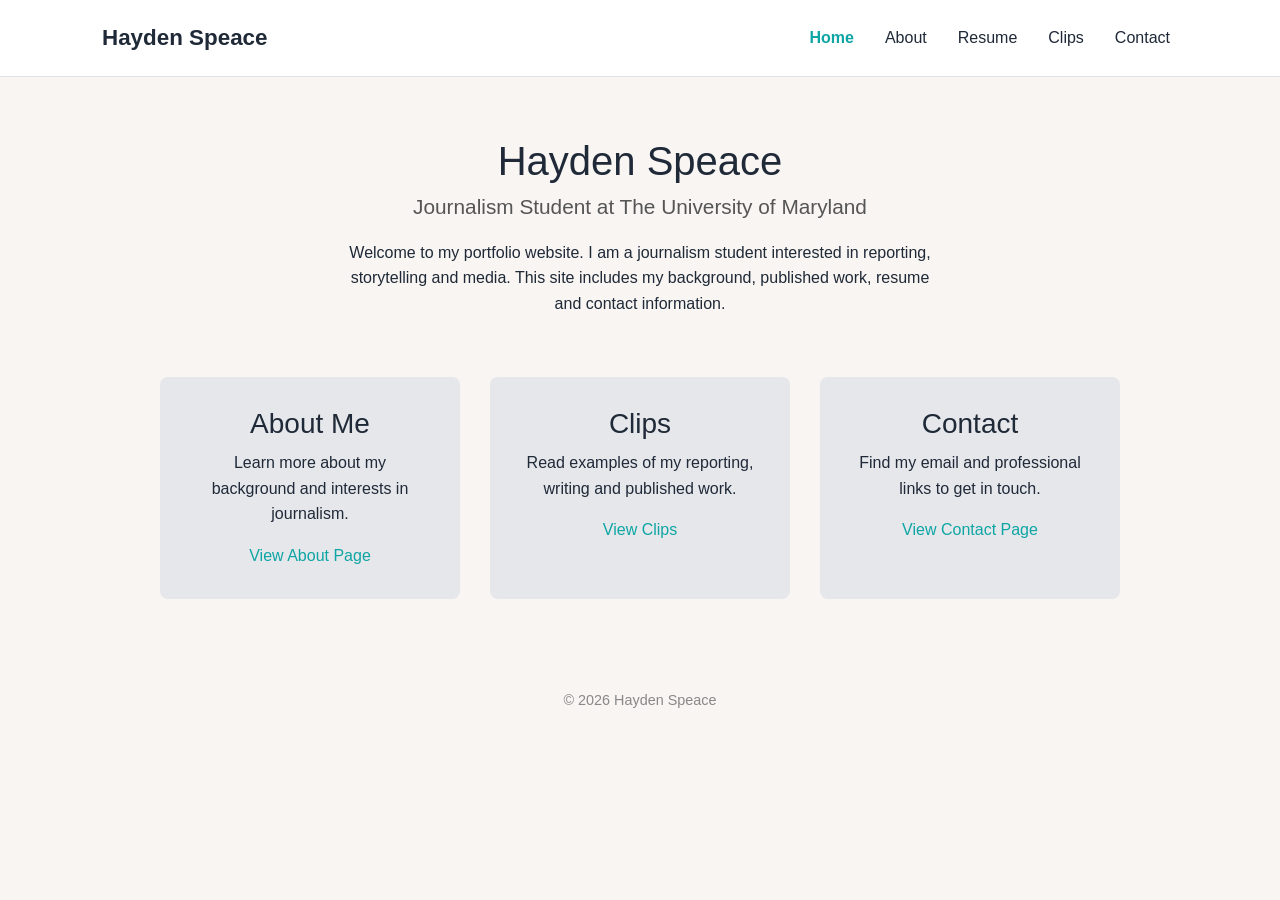
<file: index.html>
<!DOCTYPE html>
<html lang="en">
<head>
    <meta charset="UTF-8">
    <meta name="viewport" content="width=device-width, initial-scale=1.0">
    <!-- meta -->
    <title>Home | Hayden Speace</title>
    <meta name="description" content="journalism portfolio">
    <!-- css -->
     <link href="https://cdn.jsdelivr.net/npm/bootstrap@5.3.8/dist/css/bootstrap.min.css" rel="stylesheet" integrity="sha384-sRIl4kxILFvY47J16cr9ZwB07vP4J8+LH7qKQnuqkuIAvNWLzeN8tE5YBujZqJLB" crossorigin="anonymous">
<link rel="stylesheet" href="site/css/style.css">
<!-- js -->
 <script src="https://cdn.jsdelivr.net/npm/@popperjs/core@2.11.8/dist/umd/popper.min.js" integrity="sha384-I7E8VVD/ismYTF4hNIPjVp/Zjvgyol6VFvRkX/vR+Vc4jQkC+hVqc2pM8ODewa9r" crossorigin="anonymous"></script>
<script src="https://cdn.jsdelivr.net/npm/bootstrap@5.3.8/dist/js/bootstrap.min.js" integrity="sha384-G/EV+4j2dNv+tEPo3++6LCgdCROaejBqfUeNjuKAiuXbjrxilcCdDz6ZAVfHWe1Y" crossorigin="anonymous"></script>
</head> 

<body>
    
    <nav class="navbar navbar-expand-lg bg-white border-bottom">
  <div class="container">
    
    <a class="navbar-brand fw-bold" href="#">Hayden Speace</a>

    <button class="navbar-toggler" type="button" data-bs-toggle="collapse" data-bs-target="#navbarNav">
      <span class="navbar-toggler-icon"></span>
    </button>

    <div class="collapse navbar-collapse justify-content-end" id="navbarNav">
      <ul class="navbar-nav">
        <li class="nav-item">
          <a class="nav-link active" href="#">Home</a>
        </li>
        <li class="nav-item">
          <a class="nav-link" href="/about/">About</a>
        </li>
        <li class="nav-item">
          <a class="nav-link" href="/resume/">Resume</a>
        </li>
        <li class="nav-item">
          <a class="nav-link" href="/clips/">Clips</a>
        </li>
        <li class="nav-item">
          <a class="nav-link" href="/contact/">Contact</a>
        </li>
      </ul>
    </div>

  </div>
</nav>
<div class="container">
    <main class="homepage">
<section class="intro">
<h1>Hayden Speace</h1>
<h2>Journalism Student at The University of Maryland</h2>
<P>Welcome to my portfolio website. I am a journalism student interested in reporting,
                storytelling and media. This site includes my background, published work, resume and contact information.</P>
</section>
<section class="home-links">
<div class="home-box">
                <h3>About Me</h3>
                <p>Learn more about my background and interests in journalism.</p>
                <a href="about/">View About Page</a>
            </div>

            <div class="home-box">
                <h3>Clips</h3>
                <p>Read examples of my reporting, writing and published work.</p>
                <a href="clips/">View Clips</a>
            </div>

            <div class="home-box">
                <h3>Contact</h3>
                <p>Find my email and professional links to get in touch.</p>
                <a href="contact/">View Contact Page</a>
            </div>
        </section>

    </main>
    <footer>
        <p>&copy; 2026 Hayden Speace</p>
    </footer>

</section>
</main>

</div>
</file>
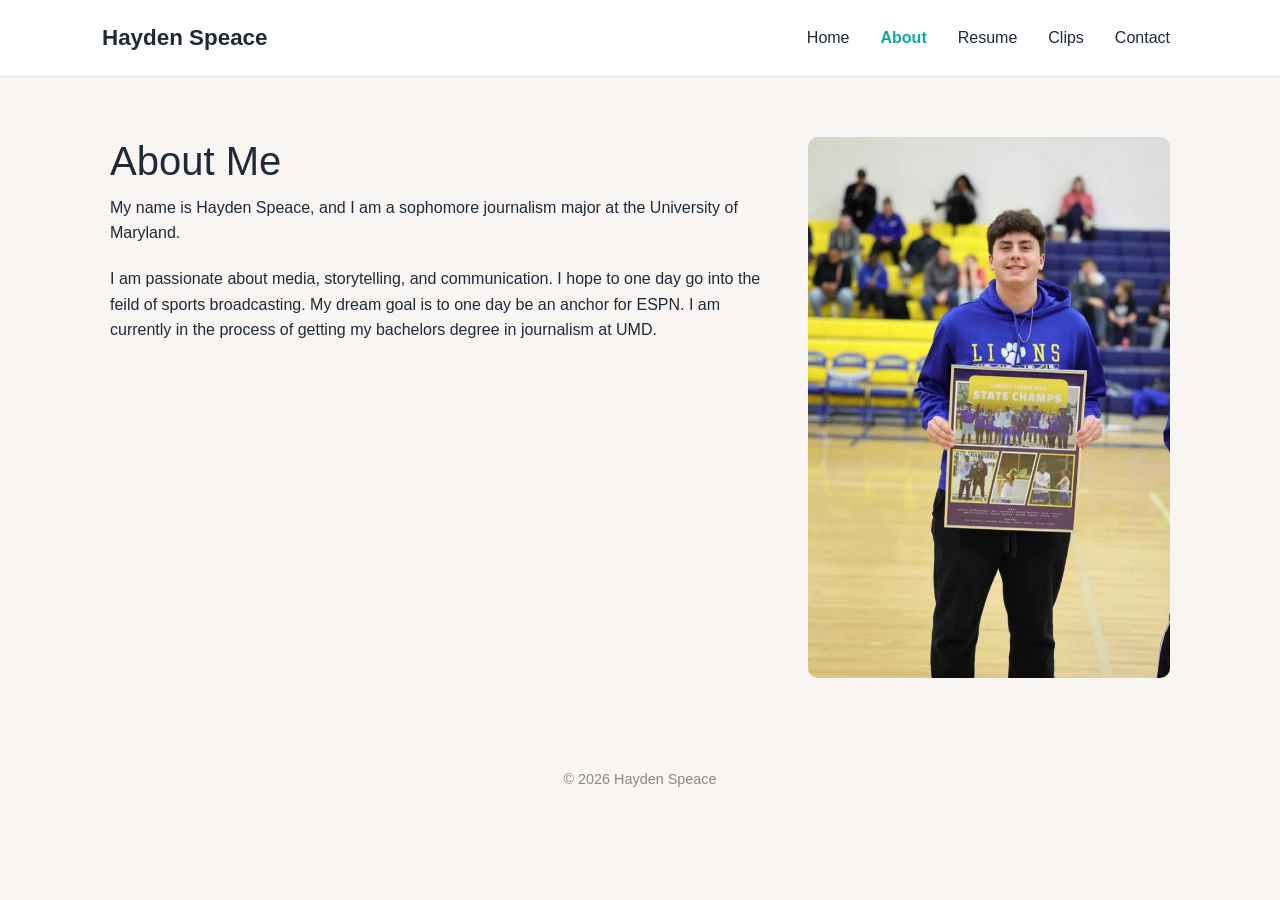
<file: about/index.html>
<!DOCTYPE html>
<html lang="en">
<head>
    <meta charset="UTF-8">
    <meta name="viewport" content="width=device-width, initial-scale=1.0">
    <!-- meta -->
    <title>Hayden Speace</title>
    <meta name="description" content="Hi my name is Hayden Speace">
    <!-- css -->
     <link href="https://cdn.jsdelivr.net/npm/bootstrap@5.3.8/dist/css/bootstrap.min.css" rel="stylesheet" integrity="sha384-sRIl4kxILFvY47J16cr9ZwB07vP4J8+LH7qKQnuqkuIAvNWLzeN8tE5YBujZqJLB" crossorigin="anonymous">
<link rel="stylesheet" href="../site/css/style.css">
<!-- js -->
 <script src="https://cdn.jsdelivr.net/npm/@popperjs/core@2.11.8/dist/umd/popper.min.js" integrity="sha384-I7E8VVD/ismYTF4hNIPjVp/Zjvgyol6VFvRkX/vR+Vc4jQkC+hVqc2pM8ODewa9r" crossorigin="anonymous"></script>
<script src="https://cdn.jsdelivr.net/npm/bootstrap@5.3.8/dist/js/bootstrap.min.js" integrity="sha384-G/EV+4j2dNv+tEPo3++6LCgdCROaejBqfUeNjuKAiuXbjrxilcCdDz6ZAVfHWe1Y" crossorigin="anonymous"></script>
</head>

<body>
   
    <nav class="navbar navbar-expand-lg bg-white border-bottom">
  <div class="container">

    <a class="navbar-brand fw-bold" href="../">Hayden Speace</a>

    <button class="navbar-toggler" type="button" data-bs-toggle="collapse" data-bs-target="#navbarNav">
      <span class="navbar-toggler-icon"></span>
    </button>

    <div class="collapse navbar-collapse justify-content-end" id="navbarNav">
      <ul class="navbar-nav">

        <li class="nav-item">
          <a class="nav-link" href="../">Home</a>
        </li>

        <li class="nav-item">
          <a class="nav-link active" href="#">About</a>
        </li>

        <li class="nav-item">
          <a class="nav-link" href="../resume/">Resume</a>
        </li>

        <li class="nav-item">
          <a class="nav-link" href="../clips/">Clips</a>
        </li>

        <li class="nav-item">
          <a class="nav-link" href="../contact/">Contact</a>
        </li>

      </ul>
    </div>
</nav>

 <section class="about-section">

  <div class="about-container">

  
    <div class="about-text">
      <h1>About Me</h1>

      <p>
        My name is Hayden Speace, and I am a sophomore journalism major at the University of Maryland.
      </p>

      <p>
        I am passionate about media, storytelling, and communication. I hope to one day go into the feild of sports broadcasting. My dream goal is to one day be an anchor for ESPN. I am currently in the process of getting my bachelors degree in journalism at UMD.
      </p>
    </div>

   
    <div class="img">
      <img src="../site/imgs/IMG_2189.JPG" alt="Photo of Me">
    </div>

  </div>

</section>



<footer>
    <p>© 2026 Hayden Speace</p>
</footer>

</body>
</html>
</file>
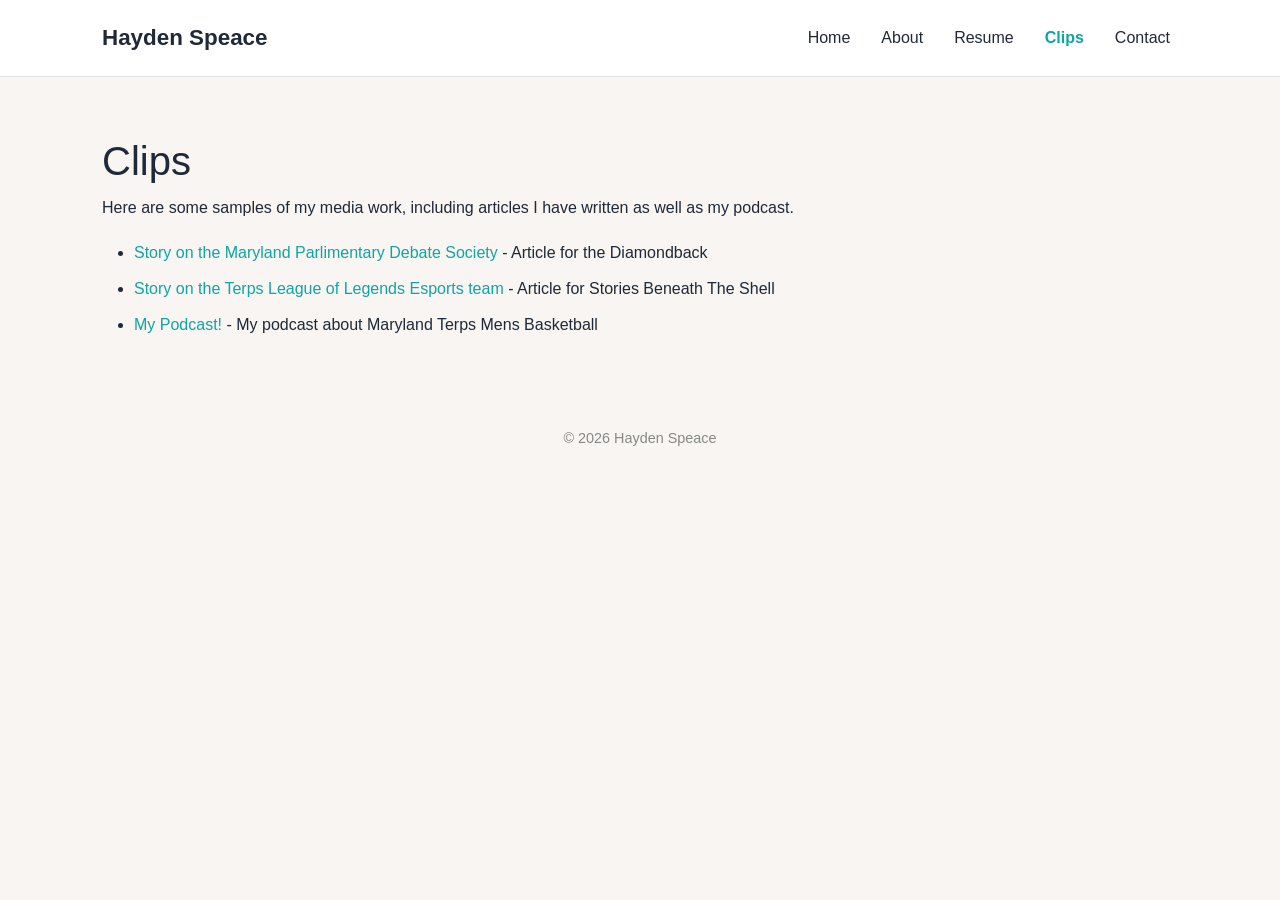
<file: clips/index.html>
<!DOCTYPE html>
<html lang="en">
<head>
    <meta charset="UTF-8">
    <meta name="viewport" content="width=device-width, initial-scale=1.0">
    <!-- meta -->
    <title>Hayden Speace</title>
    <meta name="description" content="Hi my name is Hayden Speace">
    <!-- css -->
     <link href="https://cdn.jsdelivr.net/npm/bootstrap@5.3.8/dist/css/bootstrap.min.css" rel="stylesheet" integrity="sha384-sRIl4kxILFvY47J16cr9ZwB07vP4J8+LH7qKQnuqkuIAvNWLzeN8tE5YBujZqJLB" crossorigin="anonymous">
<link rel="stylesheet" href="../site/css/style.css">
<!-- js -->
 <script src="https://cdn.jsdelivr.net/npm/@popperjs/core@2.11.8/dist/umd/popper.min.js" integrity="sha384-I7E8VVD/ismYTF4hNIPjVp/Zjvgyol6VFvRkX/vR+Vc4jQkC+hVqc2pM8ODewa9r" crossorigin="anonymous"></script>
<script src="https://cdn.jsdelivr.net/npm/bootstrap@5.3.8/dist/js/bootstrap.min.js" integrity="sha384-G/EV+4j2dNv+tEPo3++6LCgdCROaejBqfUeNjuKAiuXbjrxilcCdDz6ZAVfHWe1Y" crossorigin="anonymous"></script>
</head>

<body>
    <nav class="navbar navbar-expand-lg bg-white border-bottom">
  <div class="container">

    <a class="navbar-brand fw-bold" href="../">Hayden Speace</a>

    <button class="navbar-toggler" type="button" data-bs-toggle="collapse" data-bs-target="#navbarNav">
      <span class="navbar-toggler-icon"></span>
    </button>

    <div class="collapse navbar-collapse justify-content-end" id="navbarNav">
      <ul class="navbar-nav">

        <li class="nav-item">
          <a class="nav-link" href="../">Home</a>
        </li>

        <li class="nav-item">
          <a class="nav-link" href="../about">About</a>
        </li>

        <li class="nav-item">
          <a class="nav-link" href="../resume/">Resume</a>
        </li>

        <li class="nav-item">
          <a class="nav-link active" href="#">Clips</a>
        </li>

        <li class="nav-item">
          <a class="nav-link" href="../contact/">Contact</a>
        </li>

      </ul>
    </div>

  </div>
</nav>
<div class="container">
        <section class="clips-section">
            <h1>Clips</h1>

            <p>Here are some samples of my media work, including articles I have written as well as my podcast.</p>

            <ul>
                <li><a href="" target="_blank" rel="noopener noreferrer">Story on the Maryland Parlimentary Debate Society</a> - Article for the Diamondback</li>
                <li><a href="" target="_blank" rel="noopener noreferrer">Story on the Terps League of Legends Esports team </a> - Article for Stories Beneath The Shell</li>
                <li><a href="" target="_blank" rel="noopener noreferrer">My Podcast!</a> - My podcast about Maryland Terps Mens Basketball</li>
            </ul>

        </section>
    </div>

    <footer>
        <p>© 2026 Hayden Speace</p>
    </footer>

</body>
</html>
</file>
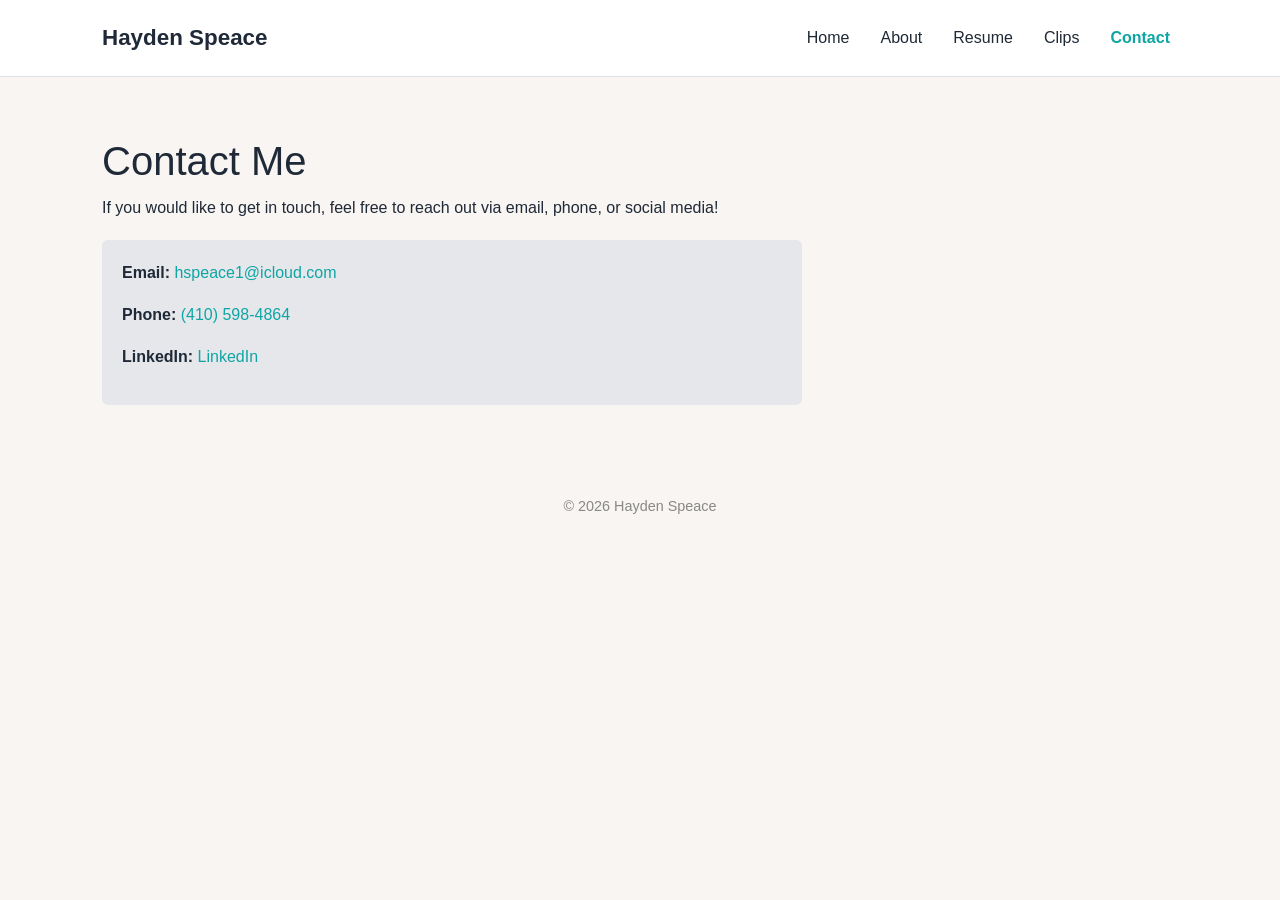
<file: contact/index.html>
<!DOCTYPE html>
<html lang="en">
<head>
    <meta charset="UTF-8">
    <meta name="viewport" content="width=device-width, initial-scale=1.0">
    <!-- meta -->
    <title>Hayden Speace</title>
    <meta name="description" content="Hi my name is Hayden Speace">
    <!-- css -->
     <link href="https://cdn.jsdelivr.net/npm/bootstrap@5.3.8/dist/css/bootstrap.min.css" rel="stylesheet" integrity="sha384-sRIl4kxILFvY47J16cr9ZwB07vP4J8+LH7qKQnuqkuIAvNWLzeN8tE5YBujZqJLB" crossorigin="anonymous">
<link rel="stylesheet" href="../site/css/style.css">
<!-- js -->
 <script src="https://cdn.jsdelivr.net/npm/@popperjs/core@2.11.8/dist/umd/popper.min.js" integrity="sha384-I7E8VVD/ismYTF4hNIPjVp/Zjvgyol6VFvRkX/vR+Vc4jQkC+hVqc2pM8ODewa9r" crossorigin="anonymous"></script>
<script src="https://cdn.jsdelivr.net/npm/bootstrap@5.3.8/dist/js/bootstrap.min.js" integrity="sha384-G/EV+4j2dNv+tEPo3++6LCgdCROaejBqfUeNjuKAiuXbjrxilcCdDz6ZAVfHWe1Y" crossorigin="anonymous"></script>
</head>

<body>
    
    <nav class="navbar navbar-expand-lg bg-white border-bottom">
  <div class="container">

    <a class="navbar-brand fw-bold" href="../">Hayden Speace</a>

    <button class="navbar-toggler" type="button" data-bs-toggle="collapse" data-bs-target="#navbarNav">
      <span class="navbar-toggler-icon"></span>
    </button>

    <div class="collapse navbar-collapse justify-content-end" id="navbarNav">
      <ul class="navbar-nav">

        <li class="nav-item">
          <a class="nav-link" href="../">Home</a>
        </li>

        <li class="nav-item">
          <a class="nav-link" href="../about/">About</a>
        </li>

        <li class="nav-item">
          <a class="nav-link" href="../resume/">Resume</a>
        </li>

        <li class="nav-item">
          <a class="nav-link" href="../clips/">Clips</a>
        </li>

        <li class="nav-item">
          <a class="nav-link active" href="#contact/">Contact</a>
        </li>

      </ul>
    </div>

  </div>
</nav>
<div class="container">
    
    <section class="contact-section">
        <h1>Contact Me</h1>

        <p>If you would like to get in touch, feel free to reach out via email, phone, or social media!</p>

        <div class="contact-info">
            <p><strong>Email:</strong> <a href="mailto:hspeace1@icloud.com">hspeace1@icloud.com</a></p>
            <p><strong>Phone:</strong> <a href="tel:+14105984864">(410) 598-4864</a></p>
            <p><strong>LinkedIn:</strong> <a href="https://www.linkedin.com/in/hayden-speace-586a44387/" target="_blank">LinkedIn</a> </p>
        </div>

        
    </section> 
    <div><footer>
        <p>© 2026 Hayden Speace</p>
    </footer></div>
     

</div>
</file>
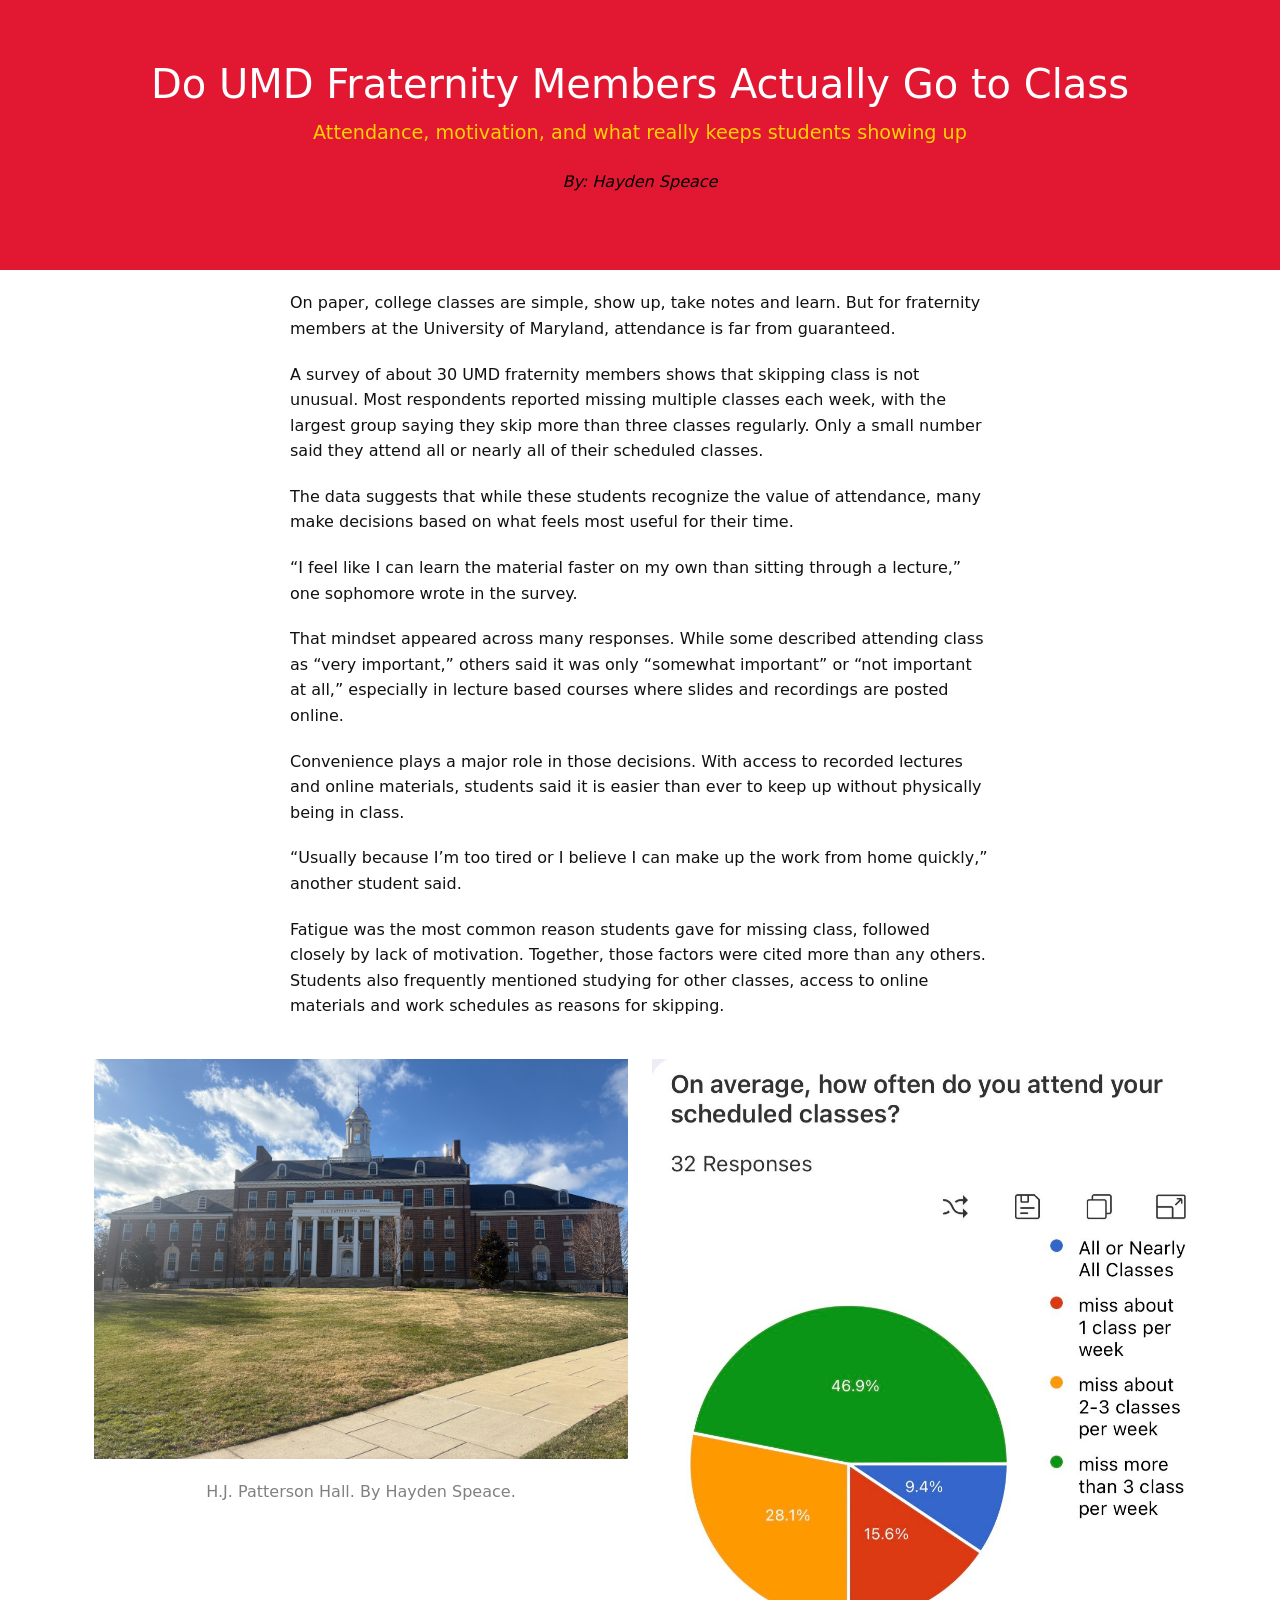
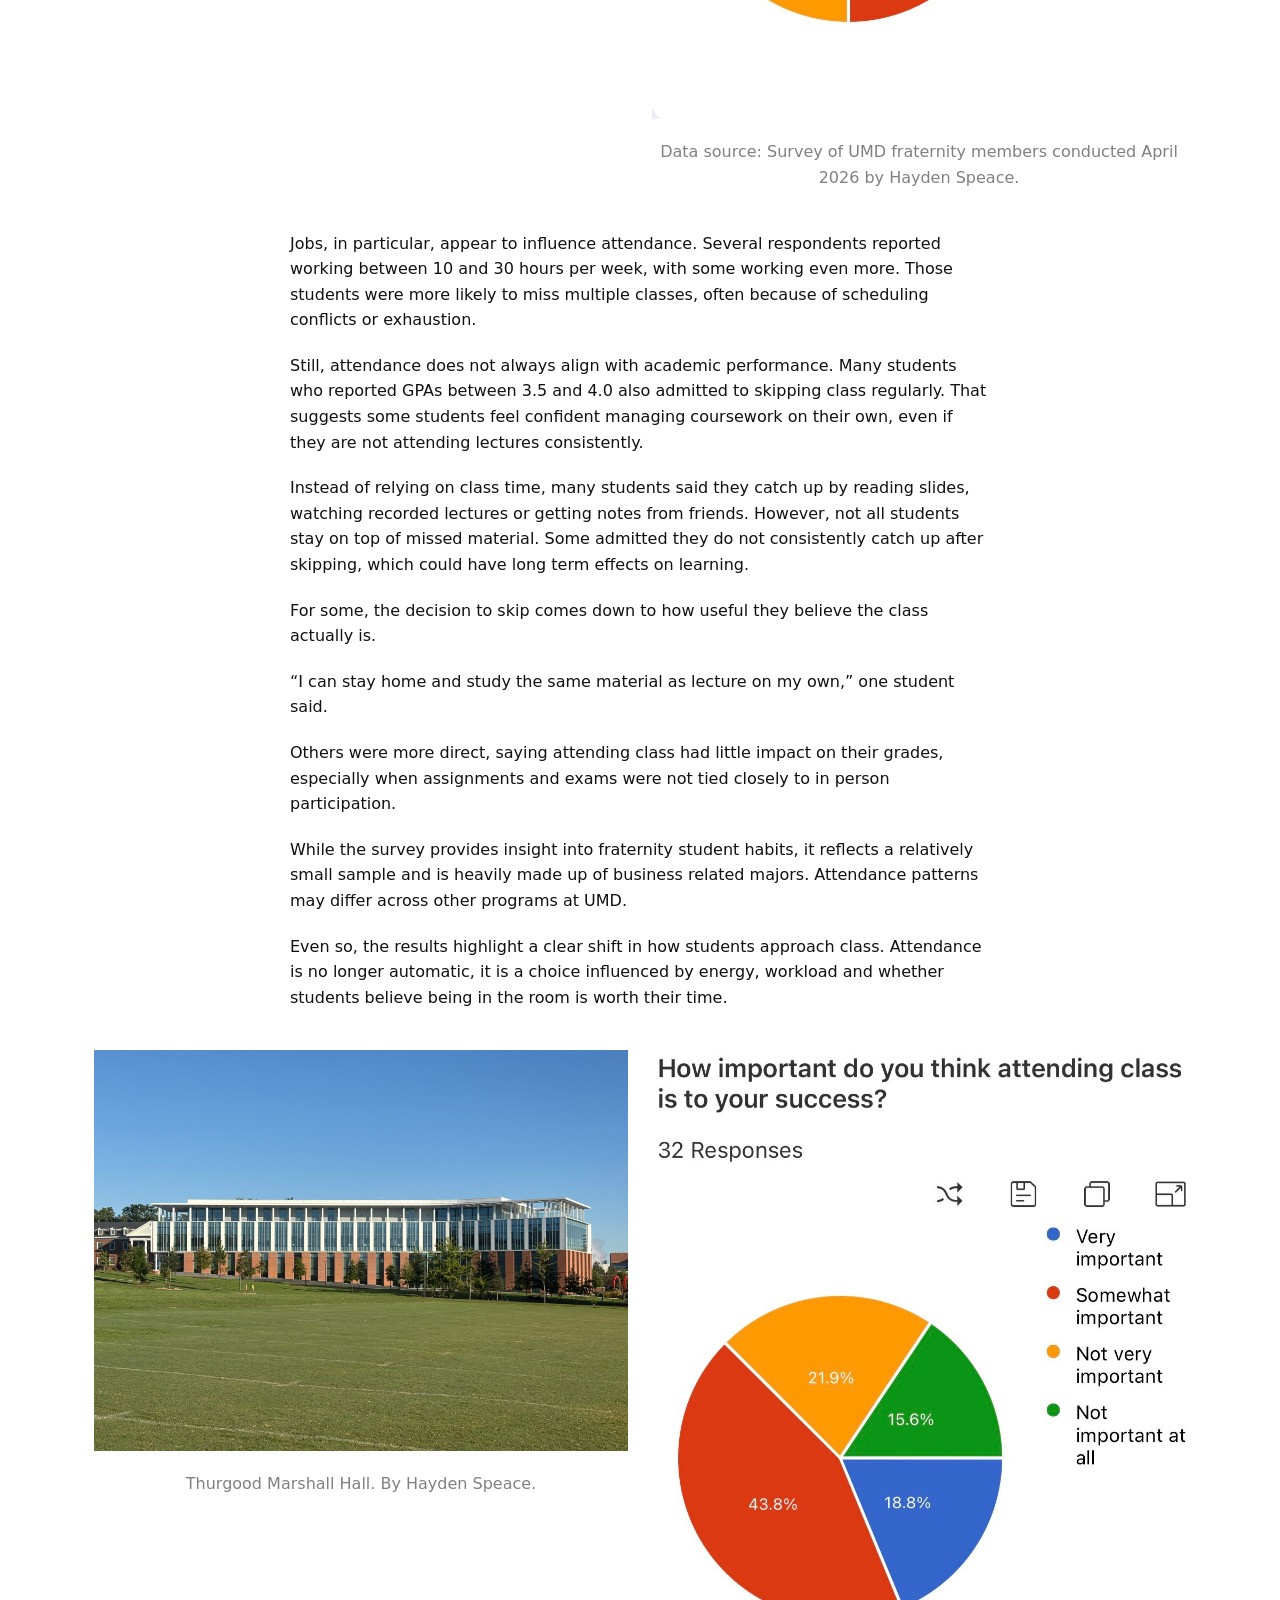
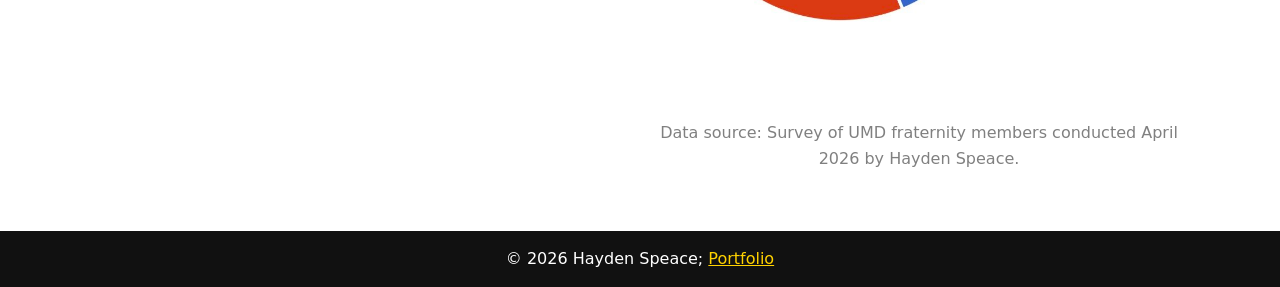
<file: final/index.html>
<!DOCTYPE html>
<html lang="en">
<head>
    <meta charset="UTF-8">
    <meta name="viewport" content="width=device-width, initial-scale=1.0">
    <!-- meta -->
    <title>DO UMD Fraternity Members Go to Class</title>
    <meta name="description" content="Data driven look on if fraternity members at UMD attend their classes.">
    <!-- css -->
     <link href="https://cdn.jsdelivr.net/npm/bootstrap@5.3.8/dist/css/bootstrap.min.css" rel="stylesheet" integrity="sha384-sRIl4kxILFvY47J16cr9ZwB07vP4J8+LH7qKQnuqkuIAvNWLzeN8tE5YBujZqJLB" crossorigin="anonymous">
<link rel="stylesheet" href="css/style.css">
<!-- js -->
 <script src="https://cdn.jsdelivr.net/npm/@popperjs/core@2.11.8/dist/umd/popper.min.js" integrity="sha384-I7E8VVD/ismYTF4hNIPjVp/Zjvgyol6VFvRkX/vR+Vc4jQkC+hVqc2pM8ODewa9r" crossorigin="anonymous"></script>
<script src="https://cdn.jsdelivr.net/npm/bootstrap@5.3.8/dist/js/bootstrap.min.js" integrity="sha384-G/EV+4j2dNv+tEPo3++6LCgdCROaejBqfUeNjuKAiuXbjrxilcCdDz6ZAVfHWe1Y" crossorigin="anonymous"></script>
</head>



<body>

<header class="hero align-items-center text-center">
<div class="container">
<h1>Do UMD Fraternity Members Actually Go to Class</h1>
<p class="subhead"> Attendance, motivation, and what really keeps students showing up</p>
<p class="byline">By: Hayden Speace</p>
</div>
</header>

<main class="article container"><p>On paper, college classes are simple, show up, take notes and learn. But for fraternity members at the University of Maryland, attendance is far from guaranteed.</p>

<p>A survey of about 30 UMD fraternity members shows that skipping class is not unusual. Most respondents reported missing multiple classes each week, with the largest group saying they skip more than three classes regularly. Only a small number said they attend all or nearly all of their scheduled classes.</p>

<p>The data suggests that while these students recognize the value of attendance, many make decisions based on what feels most useful for their time.</p>

<p>“I feel like I can learn the material faster on my own than sitting through a lecture,” one sophomore wrote in the survey.</p>

<p>That mindset appeared across many responses. While some described attending class as “very important,” others said it was only “somewhat important” or “not important at all,” especially in lecture based courses where slides and recordings are posted online.</p>

<p>Convenience plays a major role in those decisions. With access to recorded lectures and online materials, students said it is easier than ever to keep up without physically being in class.</p>

<p>“Usually because I’m too tired or I believe I can make up the work from home quickly,” another student said.</p>

<p>Fatigue was the most common reason students gave for missing class, followed closely by lack of motivation. Together, those factors were cited more than any others. Students also frequently mentioned studying for other classes, access to online materials and work schedules as reasons for skipping.</p>




<div class="container">
<div class="row">
<div class="col-md-6">
<img src="img/IMG_2684.JPG" class="article-img" alt="H.J. Patterson Hall">
<p class="caption">H.J. Patterson Hall. By Hayden Speace.</p>
</div>

<div class="col-md-6">
<img src="img/IMG_3703.jpg" class="article-img" alt="Survey data graphic">
<p class="caption">Data source: Survey of UMD fraternity members conducted April 2026 by Hayden Speace.</p>
</div>

</div>
</div>




<p>Jobs, in particular, appear to influence attendance. Several respondents reported working between 10 and 30 hours per week, with some working even more. Those students were more likely to miss multiple classes, often because of scheduling conflicts or exhaustion.</p>

<p>Still, attendance does not always align with academic performance. Many students who reported GPAs between 3.5 and 4.0 also admitted to skipping class regularly. That suggests some students feel confident managing coursework on their own, even if they are not attending lectures consistently.</p>

<p>Instead of relying on class time, many students said they catch up by reading slides, watching recorded lectures or getting notes from friends. However, not all students stay on top of missed material. Some admitted they do not consistently catch up after skipping, which could have long term effects on learning.
</p>

<p>For some, the decision to skip comes down to how useful they believe the class actually is.</p>

<p>“I can stay home and study the same material as lecture on my own,” one student said.</p>

<p>Others were more direct, saying attending class had little impact on their grades, especially when assignments and exams were not tied closely to in person participation.</p>

<p>While the survey provides insight into fraternity student habits, it reflects a relatively small sample and is heavily made up of business related majors. Attendance patterns may differ across other programs at UMD.</p>

<p>Even so, the results highlight a clear shift in how students approach class. Attendance is no longer automatic, it is a choice influenced by energy, workload and whether students believe being in the room is worth their time.</p>




<div class="container">
<div class="row">
<div class="col-md-6">
<img src="img/IMG_20611.JPG" class="article-img" alt="Thurgood Marshall Hall">
<p class="caption">Thurgood Marshall Hall. By Hayden Speace.</p>
</div>

<div class="col-md-6">
<img src="img/IMG_3704.jpg" class="article-img" alt="Survey data graphic">
<p class="caption">
 Data source: Survey of UMD fraternity members conducted April 2026 by Hayden Speace.
</p>
</div>

  </div>
</div>

</main>

<footer>
<p>© 2026 Hayden Speace; <a href="https://github.com/hspeace1/hspeace1.github.io">Portfolio</a></p>
</footer>

    
</body>


</html>
</file>
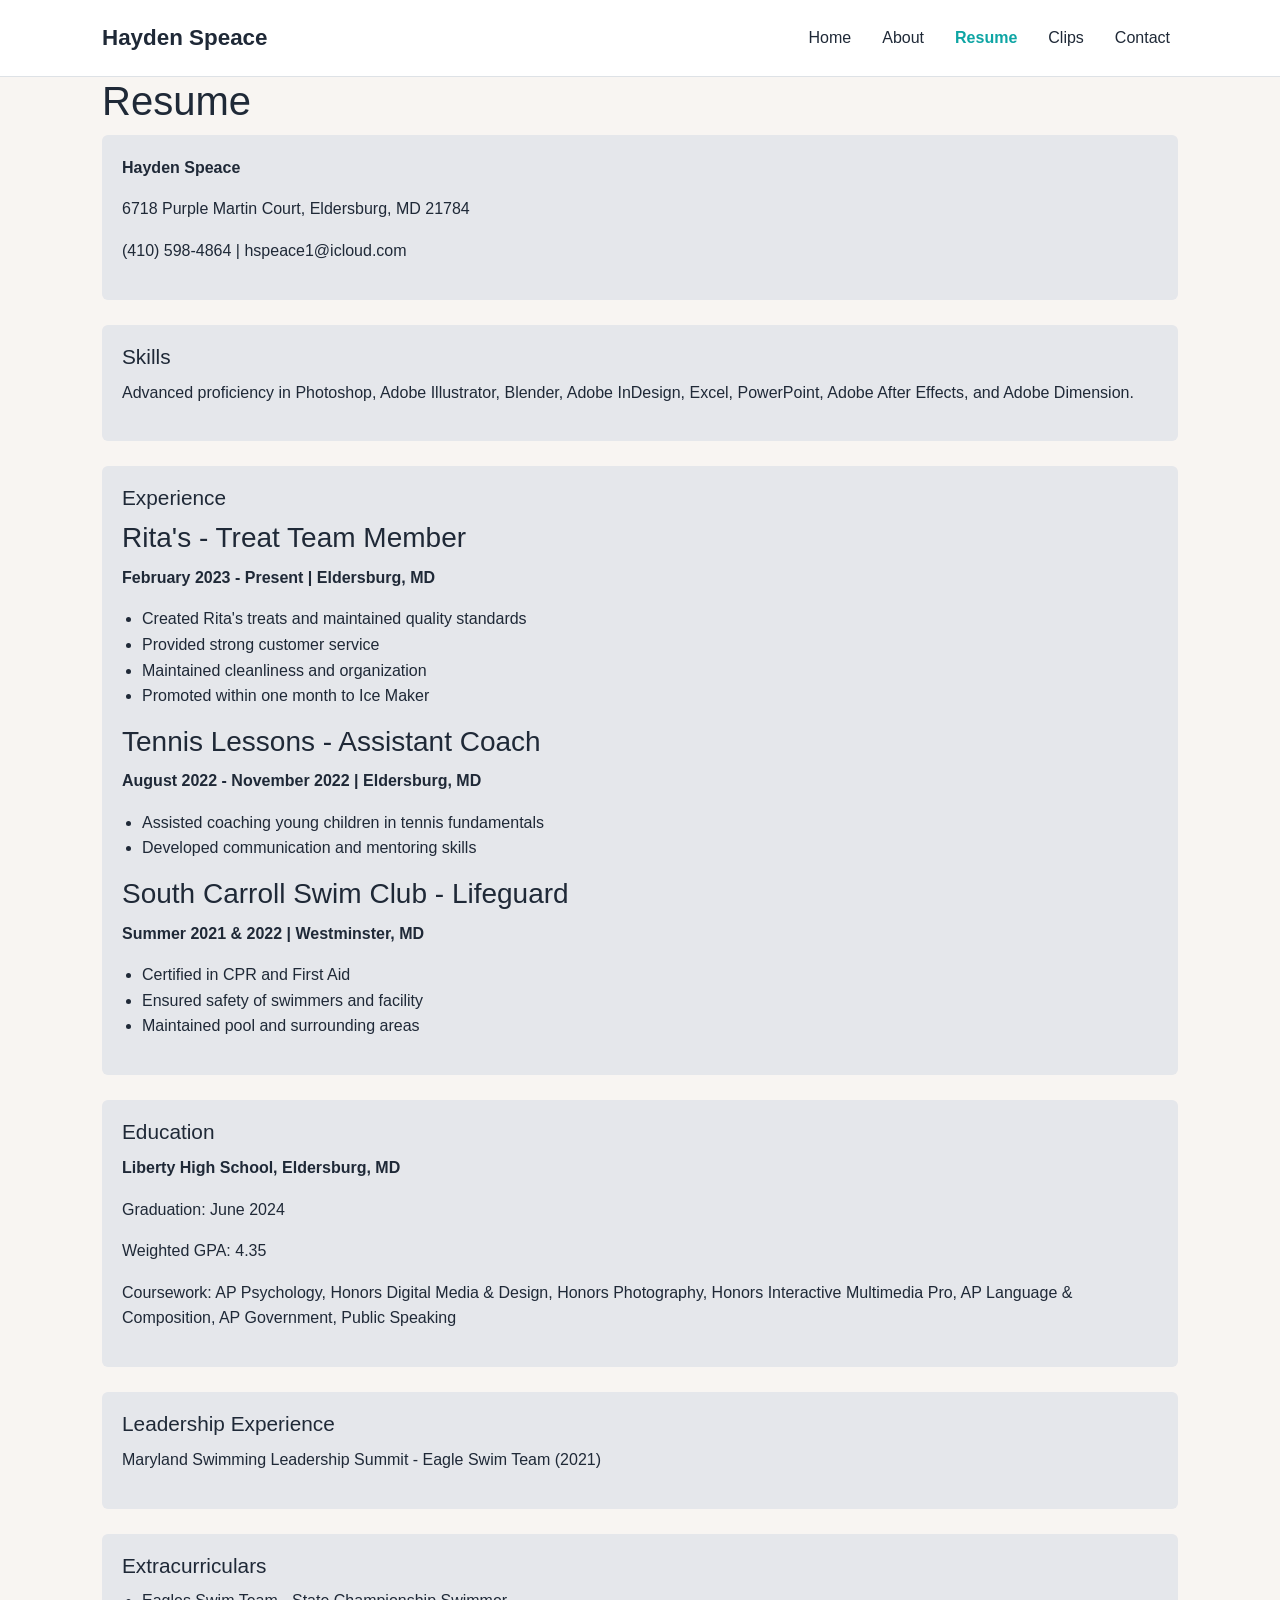
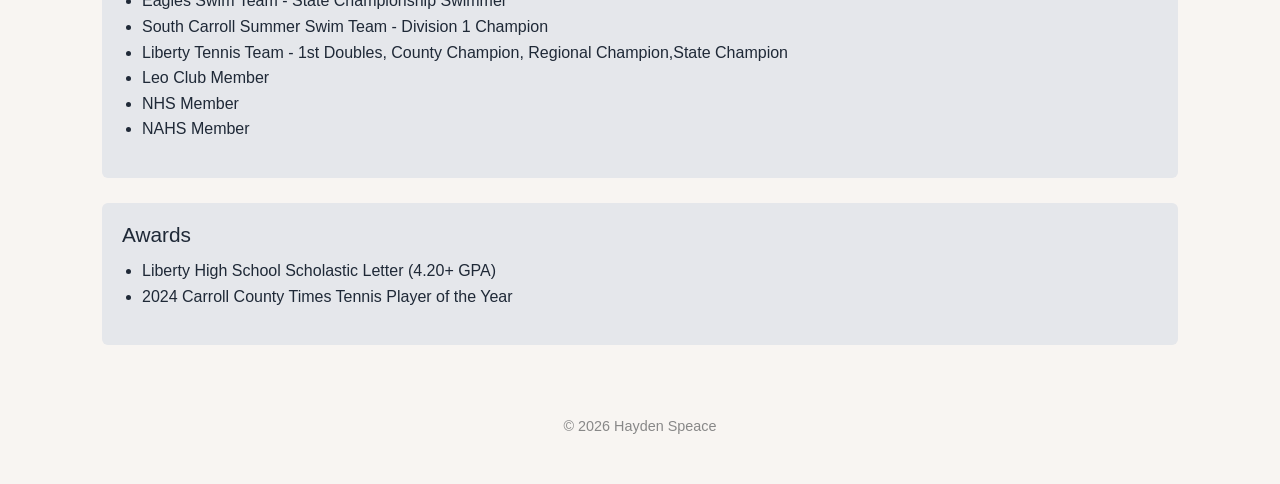
<file: resume/index.html>
<!DOCTYPE html>
<html lang="en">
<head>
    <meta charset="UTF-8">
    <meta name="viewport" content="width=device-width, initial-scale=1.0">
    <!-- meta -->
    <title>Hayden Speace</title>
    <meta name="description" content="Hi my name is Hayden Speace">
    <!-- css -->
     <link href="https://cdn.jsdelivr.net/npm/bootstrap@5.3.8/dist/css/bootstrap.min.css" rel="stylesheet" integrity="sha384-sRIl4kxILFvY47J16cr9ZwB07vP4J8+LH7qKQnuqkuIAvNWLzeN8tE5YBujZqJLB" crossorigin="anonymous">
<link rel="stylesheet" href="../site/css/style.css">
<!-- js -->
 <script src="https://cdn.jsdelivr.net/npm/@popperjs/core@2.11.8/dist/umd/popper.min.js" integrity="sha384-I7E8VVD/ismYTF4hNIPjVp/Zjvgyol6VFvRkX/vR+Vc4jQkC+hVqc2pM8ODewa9r" crossorigin="anonymous"></script>
<script src="https://cdn.jsdelivr.net/npm/bootstrap@5.3.8/dist/js/bootstrap.min.js" integrity="sha384-G/EV+4j2dNv+tEPo3++6LCgdCROaejBqfUeNjuKAiuXbjrxilcCdDz6ZAVfHWe1Y" crossorigin="anonymous"></script>
</head>

<body>
    
<nav class="navbar navbar-expand-lg bg-white border-bottom">
  <div class="container">

    <a class="navbar-brand fw-bold" href="../">Hayden Speace</a>

    <button class="navbar-toggler" type="button" data-bs-toggle="collapse" data-bs-target="#navbarNav">
      <span class="navbar-toggler-icon"></span>
    </button>

    <div class="collapse navbar-collapse justify-content-end" id="navbarNav">
      <ul class="navbar-nav">

        <li class="nav-item">
          <a class="nav-link" href="../">Home</a>
        </li>

        <li class="nav-item">
          <a class="nav-link " href="../about/">About</a>
        </li>

        <li class="nav-item">
          <a class="nav-link active" href="#resume/">Resume</a>
        </li>

        <li class="nav-item">
          <a class="nav-link" href="../clips/">Clips</a>
        </li>

        <li class="nav-item">
          <a class="nav-link" href="../contact/">Contact</a>
        </li>

      </ul>
    </div>

  </div>
</nav>

<div class="container">

    <section>
        <h1>Resume</h1>

        
        <div class="resume-item">
            <p><strong>Hayden Speace</strong></p>
            <p>6718 Purple Martin Court, Eldersburg, MD 21784</p>
            <p>(410) 598-4864 | hspeace1@icloud.com</p>
        </div>

        
        <div class="resume-item">
            <h2>Skills</h2>
            <p>
                Advanced proficiency in Photoshop, Adobe Illustrator, Blender, Adobe InDesign, Excel, PowerPoint,
                Adobe After Effects, and Adobe Dimension.
            </p>
        </div>

       
        <div class="resume-item">
            <h2>Experience</h2>

            <h3>Rita's - Treat Team Member</h3>
            <p><strong>February 2023 - Present | Eldersburg, MD</strong></p>
            <ul>
                <li>Created Rita's treats and maintained quality standards</li>
                <li>Provided strong customer service</li>
                <li>Maintained cleanliness and organization</li>
                <li>Promoted within one month to Ice Maker</li>
            </ul>

            <h3>Tennis Lessons - Assistant Coach</h3>
            <p><strong>August 2022 - November 2022 | Eldersburg, MD</strong></p>
            <ul>
                <li>Assisted coaching young children in tennis fundamentals</li>
                <li>Developed communication and mentoring skills</li>
            </ul>

            <h3>South Carroll Swim Club - Lifeguard</h3>
            <p><strong>Summer 2021 & 2022 | Westminster, MD</strong></p>
            <ul>
                <li>Certified in CPR and First Aid</li>
                <li>Ensured safety of swimmers and facility</li>
                <li>Maintained pool and surrounding areas</li>
            </ul>
        </div>

       
        <div class="resume-item">
            <h2>Education</h2>
            <p><strong>Liberty High School, Eldersburg, MD</strong></p>
            <p>Graduation: June 2024</p>
            <p>Weighted GPA: 4.35</p>
            <p>
                Coursework: AP Psychology, Honors Digital Media & Design, Honors Photography,
                Honors Interactive Multimedia Pro, AP Language & Composition, AP Government, Public Speaking
            </p>
        </div>

        
        <div class="resume-item">
            <h2>Leadership Experience</h2>
            <p>Maryland Swimming Leadership Summit - Eagle Swim Team (2021)</p>
        </div>

    
        <div class="resume-item">
            <h2>Extracurriculars</h2>
            <ul>
                <li>Eagles Swim Team - State Championship Swimmer</li>
                <li>South Carroll Summer Swim Team - Division 1 Champion</li>
                <li>Liberty Tennis Team - 1st Doubles, County Champion, Regional Champion,State Champion</li>
                <li>Leo Club Member</li>
                <li>NHS Member</li>
                <li>NAHS Member</li>
            </ul>
        </div>

      
        <div class="resume-item">
            <h2>Awards</h2>
            <ul>
                <li>Liberty High School Scholastic Letter (4.20+ GPA)</li>
                <li>2024 Carroll County Times Tennis Player of the Year</li>
            </ul>
        </div>

    </section>

</div>


<footer>
    <p>© 2026 Hayden Speace</p>
</footer>

</body>
</html>
</file>
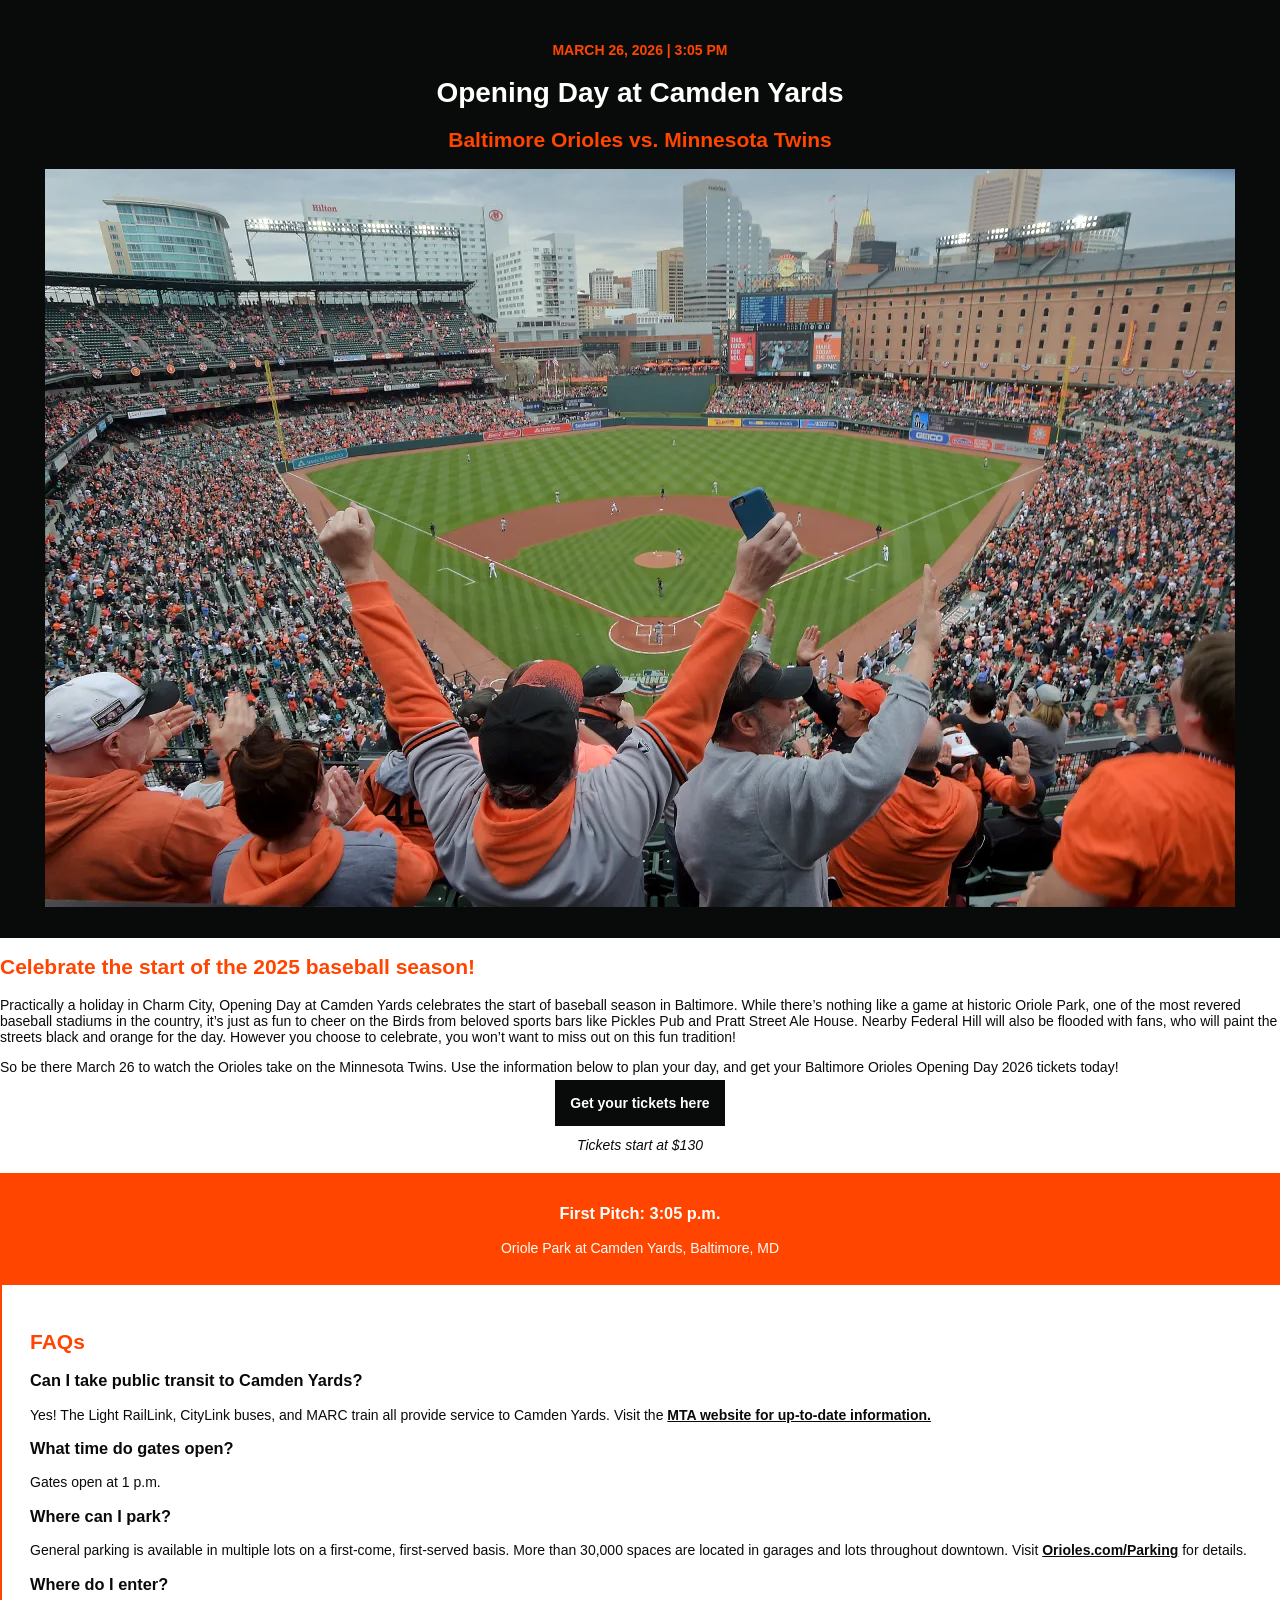
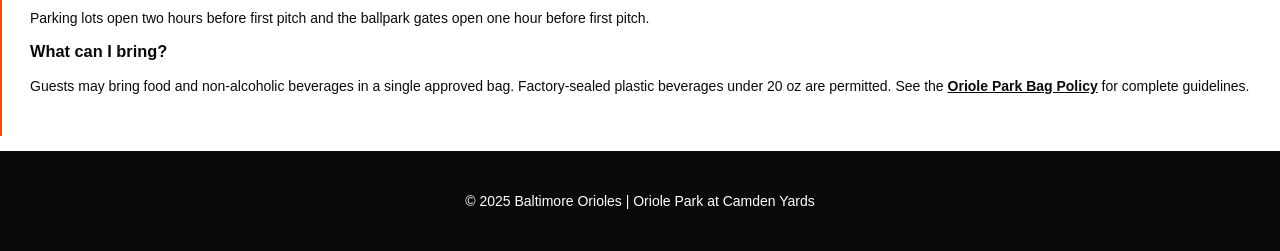
<file: projects/opening-day/index.html>
<!DOCTYPE html>
<html lang="en">
<head>
    <meta charset="UTF-8">
    <meta name="viewport" content="width=device-width, initial-scale=1.0">
    <title>Opening Day Camden Yards</title>
    <meta name="description" content="Practically a holiday in Charm City, Opening Day at Camden Yards celebrates the start of baseball season in Baltimore. So be there March 26 to watch the Orioles take on the Minnesota Twins.">
<link rel="stylesheet" href="css/style.css">
</head>

<body>
    <header>
    <p class="date-time">March 26, 2026 | 3:05 pm</p>
    <h1>Opening Day at Camden Yards</h1>
    <h2>Baltimore Orioles vs. Minnesota Twins</h2>
    <img src="img/opening-day.png"
        alt="A lively baseball game at a packed stadium. Fans in orange cheer enthusiastically, arms raised. The field is lush, surrounded by city buildings. Energetic atmosphere.">
</header>
<main>
    <section class="intro">
        <h2>Celebrate the start of the 2025 baseball season!</h2>
        <p>Practically a holiday in Charm City, Opening Day at Camden Yards celebrates the start of baseball season
            in
            Baltimore. While there’s nothing like a game at historic Oriole Park, one of the most revered baseball
            stadiums in the country, it’s just as fun to cheer on the Birds from beloved sports bars like Pickles
            Pub
            and Pratt Street Ale House. Nearby Federal Hill will also be flooded with fans, who will paint the
            streets
            black and orange for the day. However you choose to celebrate, you won’t want to miss out on this fun
            tradition!</p>
        <p>So be there March 26 to watch the Orioles take on the Minnesota Twins. Use the information below to plan
            your day, and get your Baltimore Orioles Opening Day 2026 tickets today!</p>
        <div class="tickets">
            <p><a href="https://www.ticketmaster.com/event/Z7r9jZ1A7QFob">Get your tickets here</a></p>
            <p><em>Tickets start at $130</em></p>
        </div>
    </section>
    <section class="game-details">
        <h3>First Pitch: 3:05 p.m.</h3>
        <p>Oriole Park at Camden Yards, Baltimore, MD</p>
    </section>
    <section class="faq">
        <h2>FAQs</h2>
        <h3>Can I take public transit to Camden Yards?</h3>
        <p>Yes! The Light RailLink, CityLink buses, and MARC train all provide service to Camden Yards. Visit the <a
                href="https://www.mta.maryland.gov/">MTA
                website for up-to-date information.</a></p>
        <h3>What time do gates open?</h3>
        <p>Gates open at 1 p.m.</p>
        <h3>Where can I park?</h3>
        <p>General parking is available in multiple lots on a first-come, first-served basis. More than 30,000
            spaces are located in garages and lots throughout downtown. Visit <a
                href="https://www.mlb.com/orioles/ballpark/transportation">Orioles.com/Parking</a> for details.</p>
        <h3>Where do I enter?</h3>
        <p>Parking lots open two hours before first pitch and the ballpark gates open one hour before first pitch.
        </p>
        <h3>What can I bring?</h3>
        <p>Guests may bring food and non-alcoholic beverages in a single approved bag. Factory-sealed plastic
            beverages under 20 oz are permitted.
            See the <a href="https://www.mlb.com/orioles/ballpark/information/guide#b-content">Oriole
                Park Bag Policy</a> for complete guidelines.</p>
    </section>
</main>
<footer>
    <p>© 2025 Baltimore Orioles | Oriole Park at Camden Yards</p>
</footer>

</body>

</html>
</file>
<file: site/css/style.css>
:root {
  --cream: #F8F5F2;
  --charcoal: #1F2937;
  --grey: #E5E7EB;
  --teal: #0EA5A4;
}


body {
  background-color: var(--cream);
  color: var(--charcoal);
  font-family: Arial, sans-serif;
  line-height: 1.6;
}


.container {
  max-width: 1100px;
}


.navbar {
  background-color: white !important;
  padding: 15px 0;
}

.navbar-brand {
  color: var(--charcoal);
  font-size: 1.4rem;
}

.nav-link {
  color: var(--charcoal) !important;
  margin-left: 15px;
  transition: 0.2s;
}

.nav-link:hover {
  color: var(--teal) !important;
}

.nav-link.active {
  color: var(--teal) !important;
  font-weight: bold;
}


h1 {
  font-size: 2.5rem;
  margin-bottom: 10px;
}

h2 {
  font-size: 1.3rem;
  color: #555;
  margin-bottom: 20px;
}

h3 {
  margin-bottom: 10px;
}


a {
  color: var(--teal);
  text-decoration: none;
  font-weight: 500;
}

a:hover {
  text-decoration: underline;
}


.intro {
  text-align: center;
  margin: 60px 0;
}

.intro p {
  max-width: 600px;
  margin: 0 auto;
}


.home-links {
  display: flex;
  justify-content: center;
  gap: 30px;
  margin-bottom: 60px;
  flex-wrap: wrap;
}

.home-box {
  background-color: var(--grey);
  padding: 30px;
  border-radius: 8px;
  width: 300px;
  text-align: center;
  transition: 0.2s;
}

.home-box:hover {
  transform: translateY(-5px);
}

.about-container {
  display: flex;
  justify-content: space-between;
  align-items: flex-start;
  gap: 40px;
  width: 100%;
}

.about-text {
  max-width: 1000px;

}

.img {
  width: 1000px;
}

.img img {
  width: 100%;
  height: auto;
  border-radius: 10px;
}

.about-section {
  margin: 60px auto;
  max-width: 1100px;
  padding: 0 20px;
}

.about-section p {
  margin-bottom: 20px;
}
 

.resume-item {
  background-color: var(--grey);
  padding: 20px;
  margin-bottom: 25px;
  border-radius: 6px;
}

.resume-item h2 {
  color: var(--charcoal);
  margin-bottom: 10px;
}

.resume-item ul {
  padding-left: 20px;
}


.clips-section {
  margin: 60px 0;
  max-width: 700px;
}

.clips-section ul {
  margin-top: 20px;
}

.clips-section li {
  margin-bottom: 10px;
}


.contact-section {
  margin: 60px 0;
  max-width: 700px;
}

.contact-info {
  background-color: var(--grey);
  padding: 20px;
  border-radius: 6px;
  margin-top: 20px;
}


footer {
  text-align: center;
  padding: 30px 0;
  margin-top: 40px;
  color: #888;
  font-size: 0.9rem;
}
</file>
<file: final/css/style.css>
:root {
  --red: #e21833;
  --black: #111;
  --gold: #ffd200;
  --white: #ffffff;
}

body {
  background-color: var(--white);
  color: var(--black);
  margin: 0;
  line-height: 1.6;
}

.hero {
  background-color: var(--red);
  color: var(--white);
  padding: 60px 20px;
}

.hero h1 {
  font-size: 2.5rem;
  margin-bottom: 10px;
}

.subhead {
  color: var(--gold);
  font-size: 1.2rem;
}


.article p {
  max-width: 700px;
  margin: 20px auto;
  font-size: 16px;
}


.byline {
  text-align: center;
  font-style: italic;
  color: black;
  margin-top: 20px;
}


.article-img {
  width: 100%;
  height: auto;
  display: block;
  margin: 20px auto 5px;
}

.caption {
  font-size: 12px;
  color: gray;
  text-align: center;
  margin-bottom: 20px;
}


footer {
  background-color: var(--black);
  color: var(--white);
  text-align: center;
  padding: 15px;
  margin-top: 40px;
}

footer p {
margin: 0;
}

footer a {
color: var(--gold);
}


@media (max-width: 768px) {
  .hero h1 {
    font-size: 2rem;
  }

  .article p {
  padding: 0 15px;
}

  img {
    width: 100%;
  }
}
</file>
<file: projects/opening-day/css/style.css>
/* 
Orange: DF4601
Black: 090B0B
White: FFFFFC
 */
/* ===== BASE STYLES ===== */
body {
    /* TODO: Set font-family, font-size, color (black), 
    margin for entire page */
font-family: Verdana, Geneva, Tahoma, sans-serif;
Font-size: 14px;
color: #090B0B;
margin: 0;
}

/* ===== HEADER + footer ===== */
header,
footer {
    /* TODO: Style header with background-color (black), color (white), 
    text-align, padding -- 
    footer is comma deliniated because it takes the same styles*/
background-color: #090B0B;
color: #FFFFFC;
text-align: center;
padding: 2em;
}

.date-time {
    /* TODO: Make the date-time orange, uppercase, and bold */
color: orangered;
font-weight: bold;
text-transform: uppercase;
}

/* ===== MAIN CONTENT ===== */
h2 {
    /* TODO: Style the h2 (orange) -- 
    this will carry thru to all h2 elements, including the header*/
color: orangered;
}

main {
    /* TODO: Add margin to main content area */
margin-top: 15px;
margin-bottom: 15px;
}

a {
    /* TODO: Style links throughout the page (color, font-weight) */
color: #090B0B;
    font-weight: bold;
}

.intro {
    /* TODO: Set font-size for lead-in paragraph to 1.25x the body font size (em) */
font-size: 17.5;
}

/* ===== TICKETS SUBSECTION (BUTTON) ===== */
.tickets {
    /* TODO: Set line-height to 2, text-align center, and add margin (top and bottom) */
    line-height: 2;
    text-align: center;
    margin-top: auto;
    margin-bottom: auto;
}

.tickets a {
    /* TODO: Sets styling for button link - add padding (all sides), 
    background-color, color, and text-decoration (none) */
padding: 15px;
background-color: #090B0B;
color: #FFFFFC;
text-decoration: none;
}

/* ===== GAME DETAILS SECTION (ORANGE BOX) ===== */
.game-details {
    /* TODO: Style the game-details section with orange background, white text, 
    centered alignment, padding, and margin */
    background-color: orangered;
    color: #FFFFFC;
    text-align: center;
    padding: 15px;
    margin: auto;
    margin-bottom: auto;
}

/* ===== FAQs SECTION ===== */
.faq {
    /* TODO: Add an orange left border and padding to the list section */
    border-left: 2px solid orangered;
    padding: 2em;
}
</file>
